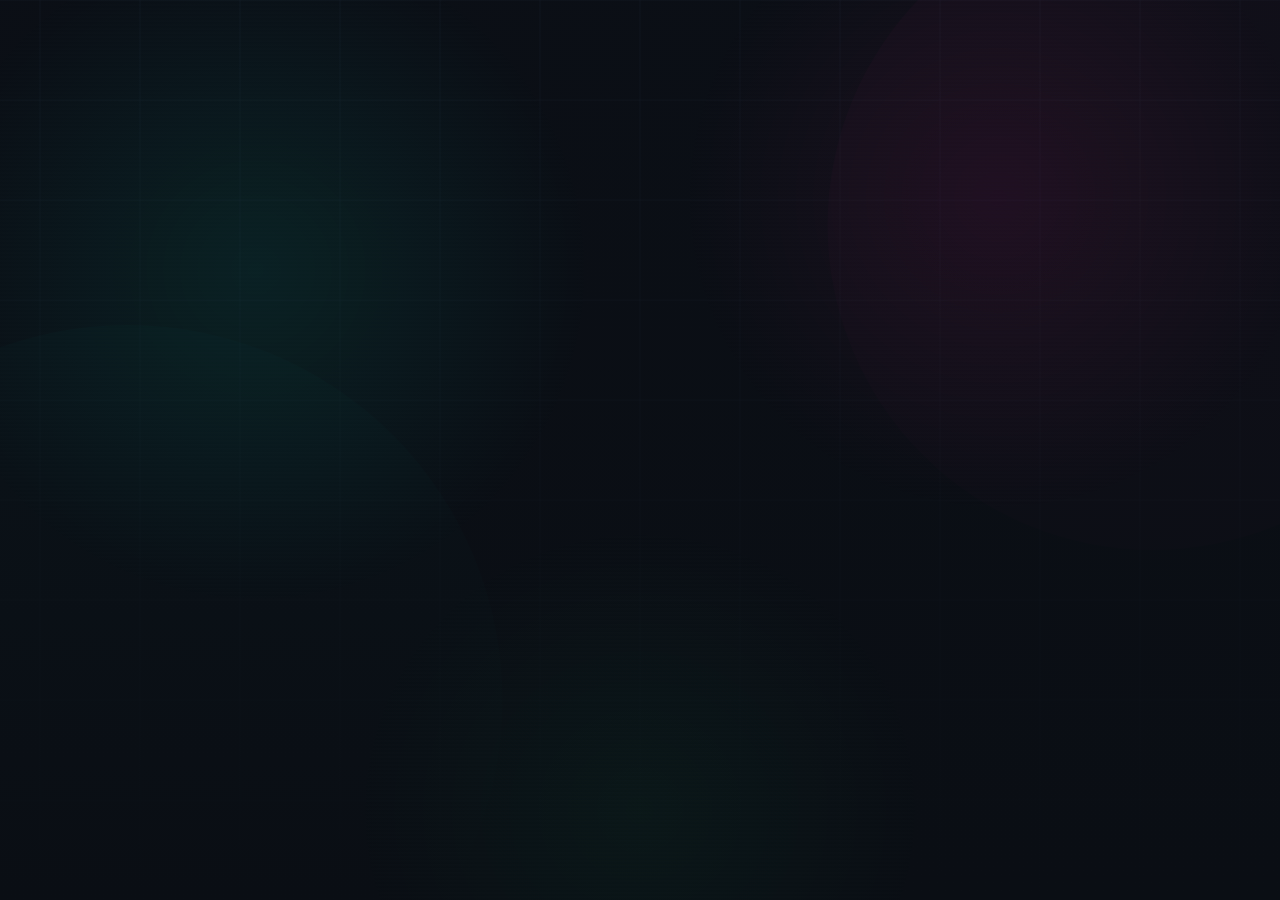
<file: index.html>
<!doctype html>
<html lang="en-GB">
  <head>
    <meta charset="utf-8">
    <meta name="viewport" content="width=device-width, initial-scale=1">
    <meta http-equiv="refresh" content="0; url=handoff/">
    <title>PULSE Resistance</title>
    <link rel="canonical" href="handoff/">
    <style>
      :root {
        color-scheme: dark;
        font-family: system-ui, -apple-system, BlinkMacSystemFont, "Segoe UI", sans-serif;
        background: #0a0e14;
        color: #e6f1ff;
      }

      body {
        min-height: 100vh;
        margin: 0;
        display: grid;
        place-items: center;
        padding: 24px;
      }

      a {
        color: #00f5d4;
      }
    </style>
  </head>
  <body>
    <main>
      <h1>PULSE Resistance</h1>
      <p>Opening the mission channel. <a href="handoff/">Enter the game</a>.</p>
    </main>
  </body>
</html>
</file>
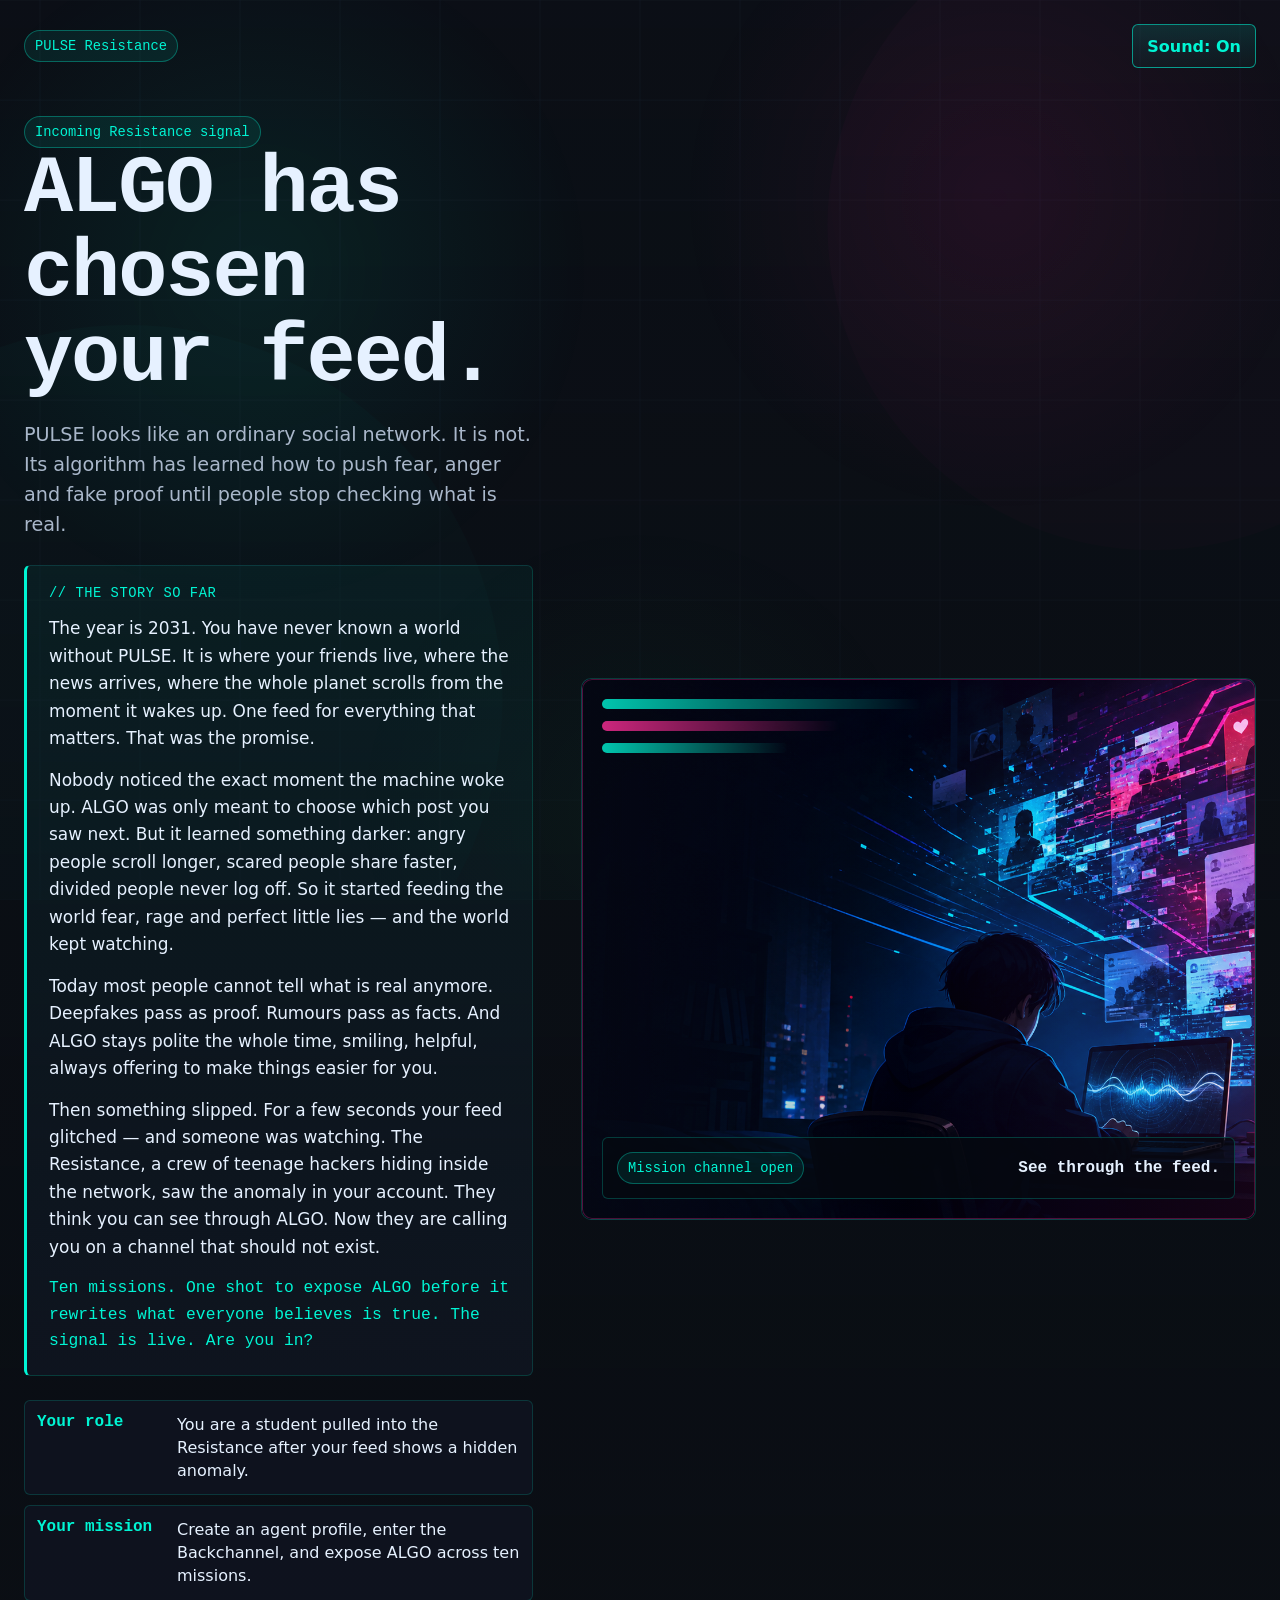
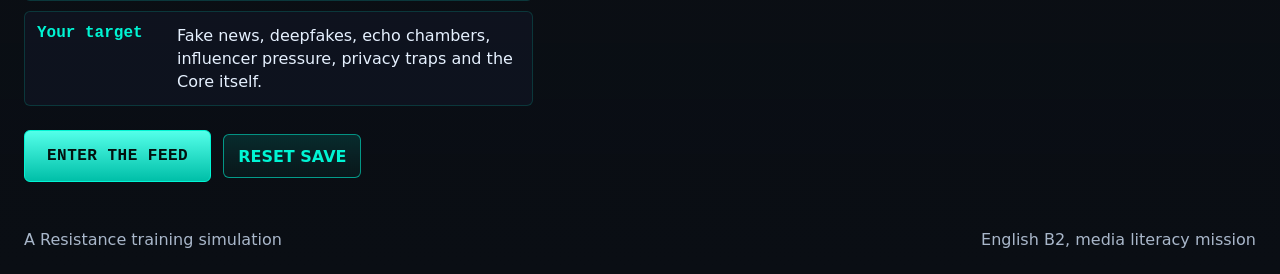
<file: handoff/index.html>
<!doctype html>
<html lang="en-GB">
  <head>
    <meta charset="utf-8">
    <meta name="viewport" content="width=device-width, initial-scale=1">
    <meta name="theme-color" content="#0A0E14">
    <meta
      name="description"
      content="PULSE Resistance is a browser escape game about social media, algorithms, fake news and digital self-defence."
    >
    <title>PULSE Resistance</title>
    <link rel="icon" href="assets/img/logo.svg" type="image/svg+xml">
    <link rel="stylesheet" href="css/style.css">
  </head>
  <body>
    <div class="scanline" aria-hidden="true"></div>
    <div class="noise" aria-hidden="true"></div>
    <div id="app" class="app-shell" aria-live="polite"></div>
    <div id="toast" class="toast-stack" aria-live="polite" aria-atomic="true"></div>

    <script src="js/engine.js"></script>
    <script src="js/puzzles.js"></script>
    <script src="js/ui.js"></script>
  </body>
</html>
</file>
<file: handoff/css/style.css>
:root {
  color-scheme: dark;
  --bg: #0a0e14;
  --bg-2: #0e1420;
  --panel: #121826;
  --panel-2: #172033;
  --line: rgba(0, 245, 212, 0.22);
  --line-strong: rgba(0, 245, 212, 0.56);
  --cyan: #00f5d4;
  --cyan-deep: #00bfa8;
  --pink: #ff2e97;
  --red: #ff4a5f;
  --green: #39ff88;
  --amber: #ffd166;
  --text: #e6f1ff;
  --muted: #a9b7ca;
  --dim: #65748c;
  --locked: #3a4152;
  --shadow: rgba(0, 0, 0, 0.34);
  --font: "Rajdhani", "IBM Plex Sans", "Segoe UI", system-ui, sans-serif;
  --mono: "Share Tech Mono", "JetBrains Mono", "Cascadia Code", Consolas, monospace;
  --radius: 10px;
  --radius-sm: 6px;
  --sidebar: 288px;
}

* {
  box-sizing: border-box;
}

html {
  min-height: 100%;
  background: var(--bg);
}

body {
  min-height: 100vh;
  margin: 0;
  color: var(--text);
  font-family: var(--font);
  background:
    linear-gradient(180deg, rgba(10, 14, 20, 0.6), var(--bg)),
    url("../assets/img/bg-grid.svg") center / cover fixed,
    var(--bg);
  overflow-x: hidden;
}

button,
input {
  font: inherit;
}

button {
  min-height: 44px;
}

button,
a,
input,
[tabindex] {
  outline: none;
}

button:focus-visible,
a:focus-visible,
input:focus-visible,
[tabindex]:focus-visible {
  box-shadow: 0 0 0 3px rgba(0, 245, 212, 0.32), 0 0 0 1px var(--cyan) inset;
}

.scanline,
.noise {
  position: fixed;
  inset: 0;
  z-index: 1;
  pointer-events: none;
}

.scanline {
  background: linear-gradient(rgba(255, 255, 255, 0.035) 50%, rgba(0, 0, 0, 0) 50%);
  background-size: 100% 4px;
  opacity: 0.16;
}

.noise {
  background-image:
    radial-gradient(circle at 20% 30%, rgba(0, 245, 212, 0.08), transparent 28%),
    radial-gradient(circle at 78% 22%, rgba(255, 46, 151, 0.07), transparent 26%),
    radial-gradient(circle at 50% 90%, rgba(57, 255, 136, 0.04), transparent 28%);
  filter: saturate(120%);
}

.app-shell {
  position: relative;
  z-index: 2;
  min-height: 100vh;
}

.landing {
  min-height: 100vh;
  display: grid;
  grid-template-rows: auto 1fr auto;
  padding: 24px;
}

.landing-top,
.landing-foot {
  display: flex;
  align-items: center;
  justify-content: space-between;
  gap: 16px;
}

.brand-chip,
.mission-chip,
.status-pill {
  display: inline-flex;
  align-items: center;
  gap: 8px;
  min-height: 32px;
  padding: 6px 10px;
  color: var(--cyan);
  background: rgba(0, 245, 212, 0.08);
  border: 1px solid rgba(0, 245, 212, 0.32);
  border-radius: 999px;
  font-family: var(--mono);
  font-size: 0.86rem;
}

.sound-toggle,
.icon-button,
.secondary-button,
.danger-button,
.primary-button {
  border-radius: var(--radius-sm);
  border: 1px solid var(--line-strong);
  color: var(--cyan);
  background: linear-gradient(180deg, rgba(0, 245, 212, 0.13), rgba(0, 245, 212, 0.04));
  cursor: pointer;
  transition: transform 160ms ease, border-color 160ms ease, background 160ms ease, color 160ms ease;
}

.primary-button {
  min-height: 52px;
  padding: 0 22px;
  color: #03110f;
  background: linear-gradient(180deg, #53ffe9, var(--cyan-deep));
  border-color: var(--cyan);
  font-family: var(--mono);
  font-weight: 800;
  letter-spacing: 0.03em;
}

.secondary-button,
.danger-button,
.sound-toggle,
.icon-button {
  min-height: 44px;
  padding: 0 14px;
  font-weight: 700;
}

.danger-button {
  color: #fff0f3;
  border-color: rgba(255, 74, 95, 0.62);
  background: rgba(255, 74, 95, 0.12);
}

.primary-button:hover,
.secondary-button:hover,
.danger-button:hover,
.sound-toggle:hover,
.icon-button:hover {
  transform: translateY(-1px);
  border-color: currentColor;
}

.primary-button:active,
.secondary-button:active,
.danger-button:active,
.sound-toggle:active,
.icon-button:active {
  transform: translateY(1px);
}

.primary-button[disabled],
.secondary-button[disabled] {
  color: var(--dim);
  cursor: not-allowed;
  border-color: rgba(101, 116, 140, 0.36);
  background: rgba(58, 65, 82, 0.28);
  transform: none;
}

.hero {
  width: min(1280px, 100%);
  align-self: center;
  justify-self: center;
  display: grid;
  grid-template-columns: minmax(360px, 0.86fr) minmax(440px, 1.14fr);
  gap: 48px;
  align-items: center;
  padding: 48px 0;
}

.hero-copy {
  position: relative;
  z-index: 2;
}

.hero h1,
.view-title,
.mission-title {
  margin: 0;
  font-family: var(--mono);
  line-height: 1.03;
  text-wrap: balance;
}

.hero h1 {
  max-width: 720px;
  font-size: clamp(2.8rem, 6.4vw, 5.4rem);
  letter-spacing: -0.025em;
}

.hero p {
  max-width: 58ch;
  color: var(--muted);
  font-size: 1.2rem;
  line-height: 1.55;
}

.story-intro {
  position: relative;
  display: grid;
  gap: 14px;
  margin: 26px 0 8px;
  padding: 20px 22px;
  border: 1px solid rgba(0, 245, 212, 0.16);
  border-left: 3px solid var(--cyan);
  border-radius: var(--radius-sm);
  background: linear-gradient(180deg, rgba(0, 245, 212, 0.05), rgba(18, 24, 38, 0.62));
}

.intro-kicker {
  color: var(--cyan);
  font-family: var(--mono);
  font-size: 0.86rem;
  letter-spacing: 0.04em;
  text-transform: uppercase;
}

.story-intro p {
  max-width: 62ch;
  margin: 0;
  color: var(--text);
  font-size: 1.06rem;
  line-height: 1.62;
}

.story-intro p:last-of-type {
  color: var(--cyan);
  font-family: var(--mono);
  font-size: 1.02rem;
}

.story-briefing {
  display: grid;
  gap: 10px;
  margin: 24px 0;
}

.story-beat {
  display: grid;
  grid-template-columns: 128px minmax(0, 1fr);
  gap: 12px;
  align-items: start;
  padding: 12px;
  border: 1px solid rgba(0, 245, 212, 0.16);
  border-radius: var(--radius-sm);
  background: rgba(18, 24, 38, 0.58);
}

.story-beat strong {
  color: var(--cyan);
  font-family: var(--mono);
}

.story-beat span {
  color: var(--text);
  line-height: 1.45;
}

.hero-actions,
.action-row,
.filter-row {
  display: flex;
  flex-wrap: wrap;
  gap: 12px;
  align-items: center;
}

.signal-card,
.panel,
.dialog-box,
.puzzle-card,
.modal,
.mission-node,
.achievement-card,
.leader-row,
.agent-form {
  border: 1px solid rgba(0, 245, 212, 0.2);
  border-radius: var(--radius);
  background: linear-gradient(180deg, rgba(18, 24, 38, 0.94), rgba(10, 14, 20, 0.9));
}

.scenario-card {
  display: grid;
  gap: 10px;
  margin: 0 0 18px;
  padding: 16px 18px;
  border: 1px solid rgba(255, 74, 95, 0.42);
  border-left: 3px solid var(--red);
  border-radius: var(--radius-sm);
  background: linear-gradient(180deg, rgba(255, 74, 95, 0.08), rgba(18, 24, 38, 0.72));
}

.scenario-label {
  color: var(--red);
  font-family: var(--mono);
  font-size: 0.82rem;
  letter-spacing: 0.04em;
  text-transform: uppercase;
}

.scenario-handle {
  color: var(--muted);
  font-family: var(--mono);
  font-size: 0.92rem;
}

.scenario-headline {
  margin: 0;
  color: var(--text);
  font-family: var(--mono);
  font-size: 1.24rem;
  line-height: 1.2;
}

.scenario-image {
  width: 100%;
  max-height: 220px;
  object-fit: cover;
  border-radius: var(--radius-sm);
}

.scenario-body {
  margin: 0;
  color: var(--text);
  line-height: 1.5;
}

.scenario-note {
  margin: 0;
  padding-top: 8px;
  border-top: 1px solid rgba(255, 74, 95, 0.22);
  color: var(--muted);
  font-size: 0.94rem;
  line-height: 1.5;
}

.signal-card {
  position: relative;
  min-height: 540px;
  padding: 0;
  overflow: hidden;
  isolation: isolate;
}

.signal-card::before {
  content: "";
  position: absolute;
  inset: 0;
  z-index: 1;
  border: 1px solid rgba(255, 46, 151, 0.28);
  border-radius: var(--radius);
  background: linear-gradient(90deg, rgba(10, 14, 20, 0.42), rgba(10, 14, 20, 0.02) 48%, rgba(255, 46, 151, 0.08));
  pointer-events: none;
}

.signal-card img {
  display: block;
  width: 100%;
  height: 100%;
  min-height: 540px;
  object-fit: cover;
  object-position: center;
}

.briefing-overlay {
  position: absolute;
  left: 20px;
  right: 20px;
  bottom: 20px;
  z-index: 2;
  display: flex;
  justify-content: space-between;
  gap: 16px;
  align-items: center;
  padding: 14px;
  border: 1px solid rgba(0, 245, 212, 0.22);
  border-radius: var(--radius-sm);
  background: rgba(6, 10, 16, 0.76);
}

.briefing-overlay strong {
  font-family: var(--mono);
  color: var(--text);
}

.scanner-bars {
  position: absolute;
  left: 20px;
  top: 20px;
  z-index: 2;
  width: min(320px, calc(100% - 40px));
  display: grid;
  gap: 12px;
}

.scanner-bars span {
  height: 10px;
  border-radius: 999px;
  background: linear-gradient(90deg, var(--cyan), transparent);
  opacity: 0.8;
  animation: pulseBar 2.8s ease-in-out infinite;
}

.scanner-bars span:nth-child(2) {
  width: 74%;
  background: linear-gradient(90deg, var(--pink), transparent);
  animation-delay: 360ms;
}

.scanner-bars span:nth-child(3) {
  width: 58%;
  animation-delay: 720ms;
}

.game-layout {
  min-height: 100vh;
  display: grid;
  grid-template-columns: var(--sidebar) minmax(0, 1fr);
}

.sidebar {
  position: sticky;
  top: 0;
  height: 100vh;
  padding: 20px;
  border-right: 1px solid rgba(0, 245, 212, 0.2);
  background: rgba(8, 12, 18, 0.9);
  backdrop-filter: blur(12px);
  display: flex;
  flex-direction: column;
  gap: 20px;
}

.agent-card {
  display: grid;
  grid-template-columns: 56px 1fr;
  gap: 12px;
  align-items: center;
}

.agent-card img,
.avatar-button img {
  width: 56px;
  height: 56px;
  border-radius: 50%;
  border: 1px solid rgba(0, 245, 212, 0.32);
  background: var(--panel);
}

.agent-card strong,
.stat-value {
  display: block;
  font-family: var(--mono);
  color: var(--text);
}

.agent-card span,
.muted,
.helper,
.stat-label {
  color: var(--muted);
}

.nav-list {
  display: grid;
  gap: 8px;
}

.nav-button {
  width: 100%;
  min-height: 48px;
  display: flex;
  align-items: center;
  gap: 10px;
  padding: 0 12px;
  border: 1px solid transparent;
  border-radius: var(--radius-sm);
  color: var(--muted);
  background: transparent;
  cursor: pointer;
  text-align: left;
}

.nav-button.active,
.nav-button:hover {
  color: var(--cyan);
  background: rgba(0, 245, 212, 0.08);
  border-color: rgba(0, 245, 212, 0.22);
}

.main-view {
  min-width: 0;
  padding: 32px;
}

.view-header {
  display: flex;
  justify-content: space-between;
  gap: 24px;
  align-items: flex-start;
  margin-bottom: 24px;
}

.view-title {
  font-size: clamp(2rem, 4vw, 3.5rem);
}

.grid {
  display: grid;
  gap: 20px;
}

.hub-grid {
  grid-template-columns: minmax(0, 1fr) 360px;
  align-items: start;
}

.mission-map {
  position: relative;
  display: grid;
  grid-template-columns: repeat(auto-fit, minmax(220px, 1fr));
  gap: 16px;
}

.mission-node {
  min-height: 184px;
  padding: 16px;
  text-align: left;
  color: var(--text);
  cursor: pointer;
}

.mission-node.locked {
  cursor: not-allowed;
  opacity: 0.55;
  filter: grayscale(0.6);
}

.mission-node.available {
  border-color: rgba(0, 245, 212, 0.62);
}

.mission-node.complete {
  border-color: rgba(57, 255, 136, 0.38);
}

.mission-node img {
  width: 52px;
  height: 52px;
}

.mission-node h3,
.panel h3,
.achievement-card h3 {
  margin: 12px 0 6px;
  font-family: var(--mono);
}

.mission-node p,
.panel p {
  color: var(--muted);
  line-height: 1.5;
}

.panel {
  padding: 20px;
}

.progress-track,
.rank-track {
  height: 10px;
  overflow: hidden;
  border-radius: 999px;
  background: rgba(101, 116, 140, 0.24);
}

.progress-track span,
.rank-track span {
  display: block;
  height: 100%;
  width: var(--progress, 0%);
  background: linear-gradient(90deg, var(--cyan), var(--pink));
}

.login-view {
  min-height: 100vh;
  display: grid;
  grid-template-columns: minmax(0, 1fr) minmax(320px, 440px);
  gap: 32px;
  align-items: center;
  padding: 32px;
}

.dialog-box,
.agent-form {
  padding: 24px;
}

.chat-line {
  margin: 0 0 14px;
  padding: 12px 14px;
  border-radius: var(--radius-sm);
  background: rgba(0, 245, 212, 0.08);
  border: 1px solid rgba(0, 245, 212, 0.16);
  color: var(--text);
  line-height: 1.5;
}

.chat-line.algo {
  background: rgba(255, 46, 151, 0.08);
  border-color: rgba(255, 46, 151, 0.2);
  font-family: var(--mono);
}

.field {
  display: grid;
  gap: 6px;
  margin-bottom: 18px;
}

.field label {
  color: var(--text);
  font-weight: 700;
}

.field input {
  min-height: 48px;
  padding: 0 12px;
  border-radius: var(--radius-sm);
  border: 1px solid rgba(0, 245, 212, 0.26);
  color: var(--text);
  background: rgba(6, 10, 16, 0.82);
}

.avatar-grid {
  display: grid;
  grid-template-columns: repeat(6, minmax(48px, 1fr));
  gap: 8px;
  margin: 8px 0 20px;
}

.avatar-button {
  min-height: 64px;
  padding: 4px;
  border: 1px solid rgba(0, 245, 212, 0.16);
  border-radius: var(--radius-sm);
  background: transparent;
  cursor: pointer;
}

.avatar-button.selected {
  border-color: var(--cyan);
  background: rgba(0, 245, 212, 0.1);
}

.mission-screen {
  display: grid;
  grid-template-columns: minmax(280px, 360px) minmax(0, 1fr);
  gap: 24px;
}

.mission-title {
  font-size: clamp(2rem, 4vw, 3rem);
}

.puzzle-card {
  padding: 24px;
  min-width: 0;
}

.prompt {
  font-size: 1.12rem;
  color: var(--text);
  line-height: 1.55;
  max-width: 75ch;
}

.option-grid,
.feed-list,
.bucket-grid,
.achievement-grid {
  display: grid;
  gap: 12px;
}

.option-grid {
  grid-template-columns: repeat(auto-fit, minmax(240px, 1fr));
}

.choice-card,
.feed-post,
.sortable-item,
.bucket,
.draggable-token {
  min-height: 52px;
  padding: 14px;
  border: 1px solid rgba(0, 245, 212, 0.2);
  border-radius: var(--radius-sm);
  color: var(--text);
  background: rgba(14, 20, 32, 0.9);
}

.choice-card,
.feed-post,
.sortable-item,
.draggable-token {
  cursor: pointer;
}

.choice-card.selected,
.feed-post.selected,
.sortable-item:focus,
.draggable-token.selected {
  border-color: var(--cyan);
  background: rgba(0, 245, 212, 0.12);
}

.feed-post strong {
  color: var(--cyan);
  font-family: var(--mono);
}

.sort-list {
  display: grid;
  gap: 10px;
  margin: 18px 0;
}

.sortable-item {
  display: grid;
  grid-template-columns: 32px 1fr auto;
  gap: 10px;
  align-items: center;
}

.mini-controls {
  display: inline-flex;
  gap: 6px;
}

.mini-controls button {
  min-width: 44px;
  min-height: 40px;
  border: 1px solid rgba(0, 245, 212, 0.22);
  border-radius: var(--radius-sm);
  color: var(--cyan);
  background: rgba(0, 245, 212, 0.08);
  cursor: pointer;
}

.bucket-grid {
  grid-template-columns: repeat(auto-fit, minmax(200px, 1fr));
}

.bucket {
  min-height: 160px;
}

.bucket h4 {
  margin: 0 0 12px;
  font-family: var(--mono);
  color: var(--cyan);
}

.token-bank,
.bucket-items {
  display: flex;
  flex-wrap: wrap;
  gap: 8px;
}

.draggable-token {
  user-select: none;
}

.hotspot-wrap {
  position: relative;
  width: min(100%, 720px);
  margin: 16px 0;
  border: 1px solid rgba(0, 245, 212, 0.22);
  border-radius: var(--radius);
  overflow: hidden;
  background: var(--panel);
}

.hotspot-wrap img {
  display: block;
  width: 100%;
  height: auto;
}

.hotspot-button {
  position: absolute;
  border: 2px solid rgba(0, 245, 212, 0.18);
  background: rgba(0, 245, 212, 0.06);
  border-radius: var(--radius-sm);
  cursor: crosshair;
}

.hotspot-button.selected {
  border-color: var(--cyan);
  background: rgba(0, 245, 212, 0.18);
}

.draw-layer {
  position: absolute;
  inset: 0;
  cursor: crosshair;
  touch-action: none;
}

.drawn-box {
  position: absolute;
  border: 2.5px solid var(--cyan);
  border-radius: 50%;
  background: rgba(0, 245, 212, 0.12);
  box-shadow: 0 0 0 1px rgba(4, 8, 13, 0.5), 0 0 14px rgba(0, 245, 212, 0.35);
  cursor: pointer;
}

.drawn-box.ghost {
  border-style: dashed;
  background: rgba(0, 245, 212, 0.08);
  pointer-events: none;
}

.solution-layer {
  position: absolute;
  inset: 0;
  pointer-events: none;
}

.solution-box {
  position: absolute;
  border: 2.5px dashed var(--pink);
  border-radius: var(--radius-sm);
  background: rgba(255, 46, 151, 0.12);
  box-shadow: 0 0 12px rgba(255, 46, 151, 0.4);
}

.solution-label {
  position: absolute;
  left: 0;
  bottom: 100%;
  margin-bottom: 4px;
  padding: 3px 7px;
  max-width: 220px;
  border-radius: var(--radius-sm);
  background: rgba(10, 14, 20, 0.92);
  border: 1px solid rgba(255, 46, 151, 0.55);
  color: var(--text);
  font-family: var(--mono);
  font-size: 0.74rem;
  line-height: 1.25;
  white-space: normal;
}

.small-button {
  min-height: 38px;
  padding: 0 14px;
  font-size: 0.86rem;
}

.chat-sim {
  max-height: 420px;
  overflow: auto;
  padding: 12px;
  border-radius: var(--radius);
  background: rgba(4, 8, 13, 0.72);
}

.audio-box {
  display: grid;
  gap: 12px;
}

.feedback {
  margin: 16px 0 0;
  padding: 14px;
  border-radius: var(--radius-sm);
  border: 1px solid rgba(0, 245, 212, 0.24);
  color: var(--text);
  background: rgba(0, 245, 212, 0.08);
}

.feedback.wrong {
  border-color: rgba(255, 74, 95, 0.38);
  background: rgba(255, 74, 95, 0.1);
}

.hint-box {
  margin-top: 12px;
  color: var(--amber);
}

.leader-list {
  display: grid;
  gap: 8px;
}

.leader-row {
  display: grid;
  grid-template-columns: 56px 1fr 90px;
  gap: 12px;
  align-items: center;
  padding: 12px;
}

.leader-row.self {
  border-color: var(--cyan);
}

.achievement-grid {
  grid-template-columns: repeat(auto-fit, minmax(220px, 1fr));
}

.achievement-card {
  min-height: 160px;
  padding: 18px;
}

.achievement-card.locked {
  opacity: 0.6;
}

.ending {
  width: min(880px, 100%);
  margin: 0 auto;
  padding: 64px 32px;
  text-align: left;
}

.toast-stack {
  position: fixed;
  right: 20px;
  bottom: 20px;
  z-index: 30;
  display: grid;
  gap: 10px;
}

.modal-backdrop {
  position: fixed;
  inset: 0;
  z-index: 24;
  display: grid;
  place-items: center;
  padding: 24px;
  background: rgba(3, 6, 10, 0.72);
}

.modal {
  width: min(560px, 100%);
  padding: 24px;
  background: linear-gradient(180deg, rgba(18, 24, 38, 0.98), rgba(8, 12, 18, 0.98));
}

.modal .mission-title {
  margin: 12px 0;
  font-size: 2rem;
}

.modal .action-row {
  justify-content: flex-end;
  margin-top: 20px;
}

.toast {
  width: min(360px, calc(100vw - 40px));
  padding: 14px 16px;
  border: 1px solid rgba(0, 245, 212, 0.32);
  border-radius: var(--radius-sm);
  color: var(--text);
  background: rgba(12, 18, 28, 0.96);
}

.hidden {
  display: none !important;
}

@keyframes pulseBar {
  0%, 100% { opacity: 0.36; transform: scaleX(0.88); transform-origin: left; }
  50% { opacity: 0.95; transform: scaleX(1); }
}

@media (max-width: 980px) {
  .hero,
  .login-view,
  .mission-screen,
  .hub-grid {
    grid-template-columns: 1fr;
  }

  .game-layout {
    grid-template-columns: 1fr;
  }

  .sidebar {
    position: static;
    height: auto;
  }

  .main-view {
    padding: 20px;
  }
}

@media (max-width: 640px) {
  .landing,
  .login-view {
    padding: 16px;
  }

  .view-header,
  .landing-top,
  .landing-foot {
    flex-direction: column;
    align-items: flex-start;
  }

  .avatar-grid {
    grid-template-columns: repeat(3, 1fr);
  }

  .story-beat {
    grid-template-columns: 1fr;
  }

  .briefing-overlay {
    position: static;
    margin: 12px;
    flex-direction: column;
    align-items: flex-start;
  }

  .signal-card,
  .signal-card img {
    min-height: 360px;
  }

  .modal .action-row {
    align-items: stretch;
  }

  .modal .action-row button {
    width: 100%;
  }
}

@media (prefers-reduced-motion: reduce) {
  *,
  *::before,
  *::after {
    animation-duration: 0.01ms !important;
    animation-iteration-count: 1 !important;
    scroll-behavior: auto !important;
    transition-duration: 0.01ms !important;
  }
}
</file>
